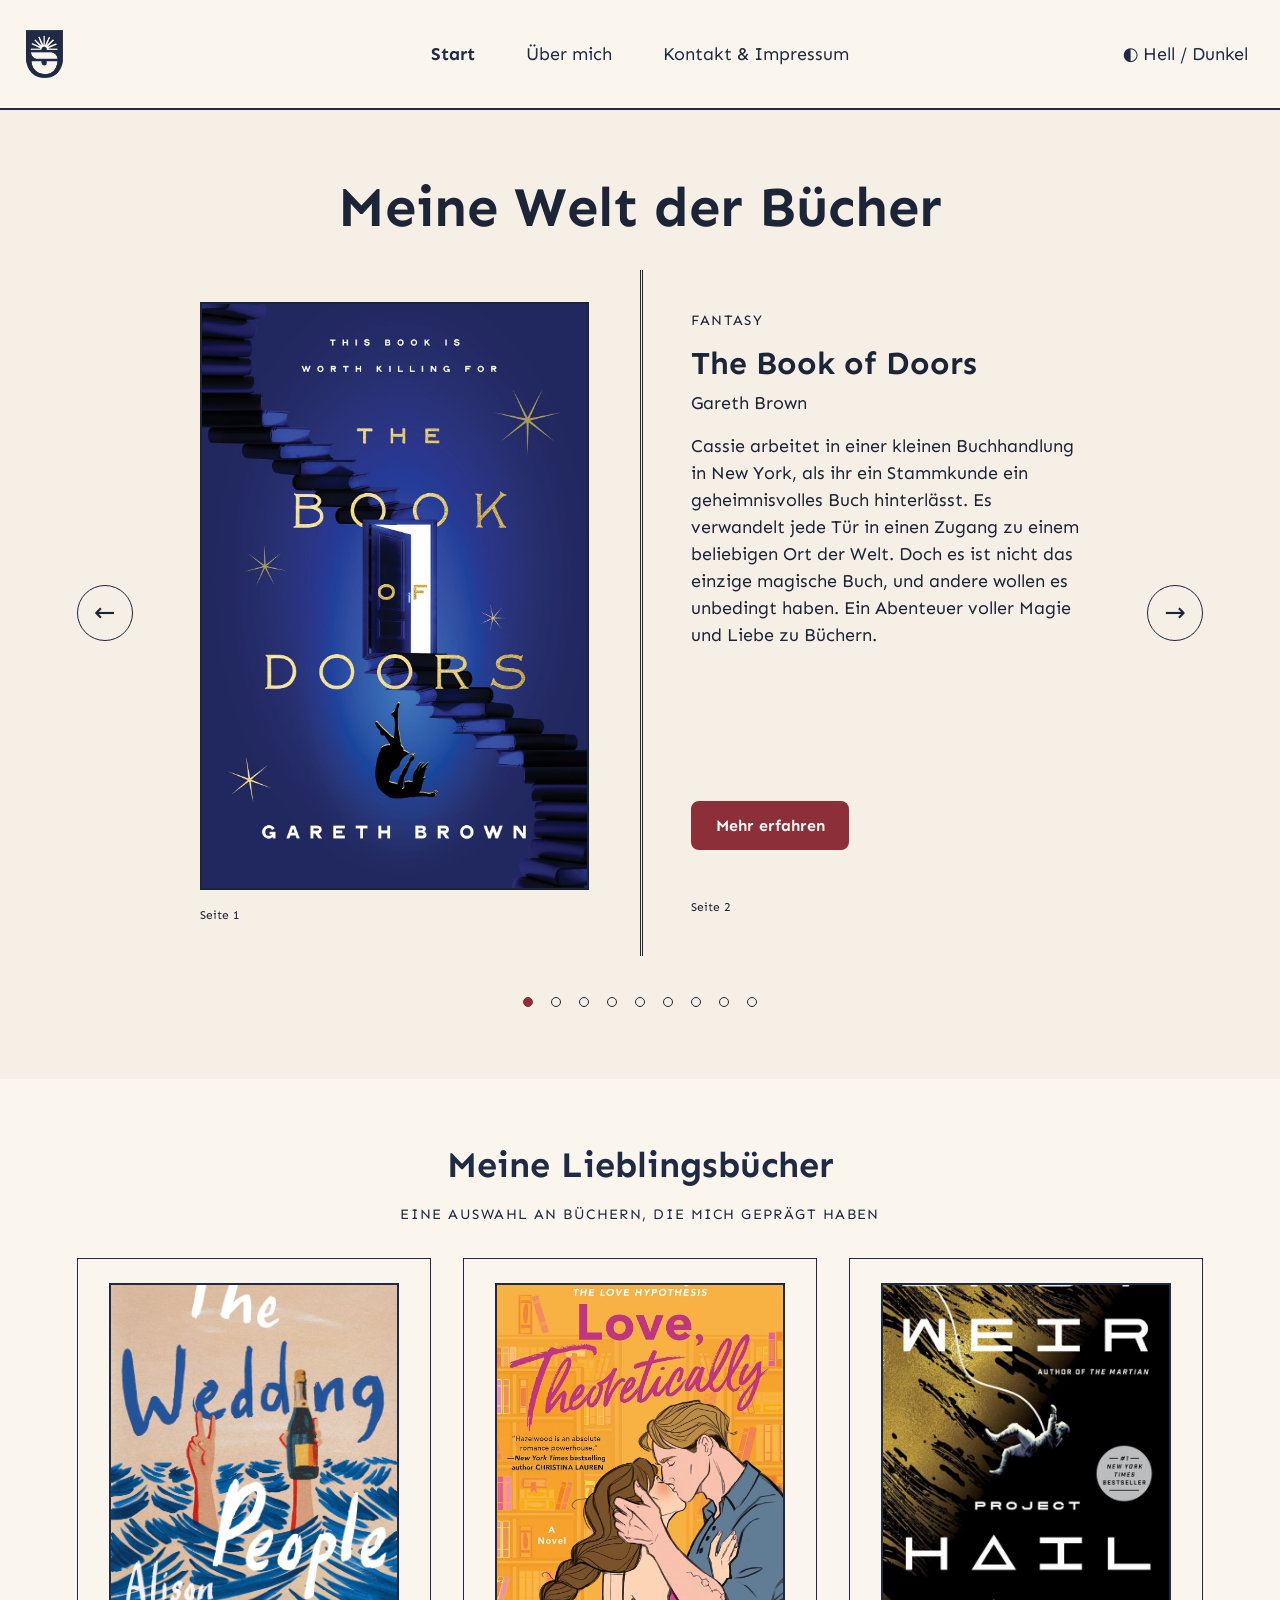
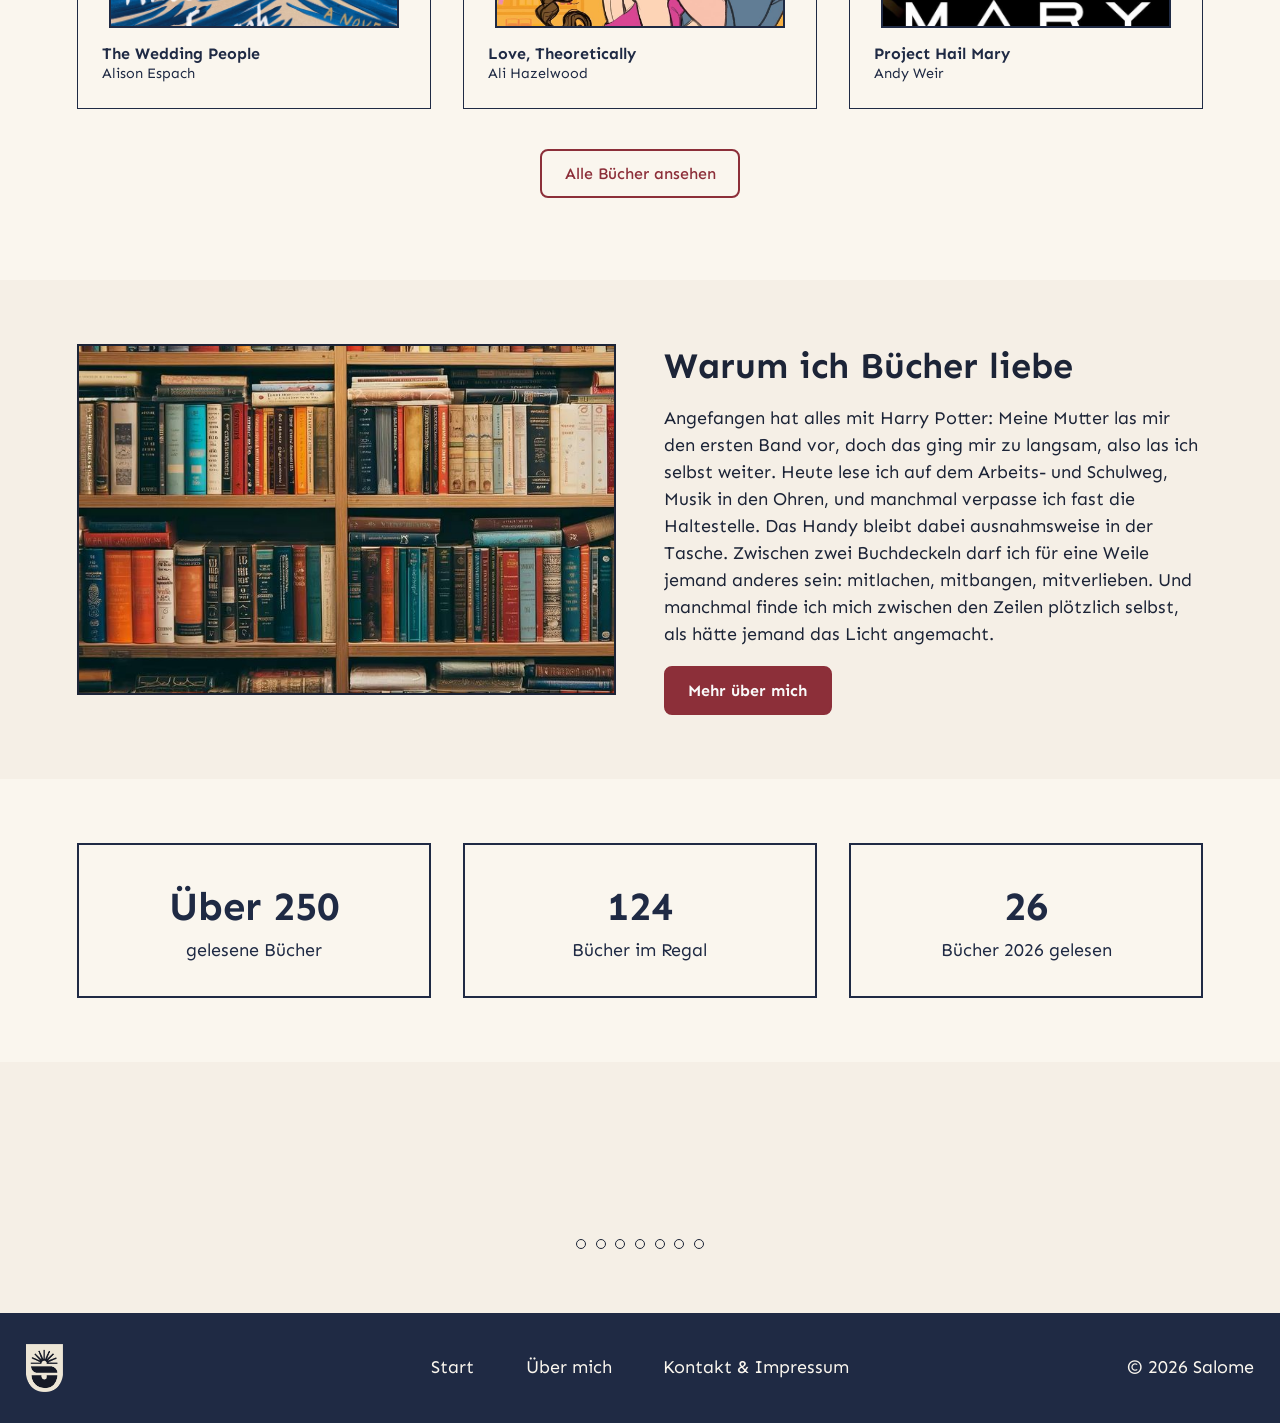
<file: index.html>
<!doctype html>
<html lang="de">
<head>
    <meta charset="UTF-8">
    <meta name="viewport"
          content="width=device-width, user-scalable=no, initial-scale=1.0, maximum-scale=1.0, minimum-scale=1.0">
    <meta http-equiv="X-UA-Compatible" content="ie=edge">
    <link rel="stylesheet" href="css/style.css">
    <script src="js/theme-toggle.js" defer></script>
    <title>Home | Meine Welt der Bücher</title>
</head>

<body>
    <header class="site-header">
        <a class="logo" href="index.html">
            <img class="logo-light" src="img/logo_light_mode.png" alt="Logo von Meiner Welt der Bücher">
            <img class="logo-dark" src="img/logo_dark_mode.png" alt="">
        </a>
        <nav>
            <ul>
                <li>
                    <a href="index.html" aria-current="page">
                        Start
                    </a>
                </li>
                <li>
                    <a href="ueber-mich.html">
                        Über mich
                    </a>
                </li>
                <li>
                    <a href="kontakt-und-impressum.html">
                        Kontakt &amp; Impressum
                    </a>
                </li>
            </ul>
        </nav>
        <button class="theme" id="toggle-theme" type="button">
            &#9680; Hell / Dunkel
        </button>
    </header>
<main>
    <section class="wrap alt">
        <h1 id="h-hero" class="center">
            Meine Welt der Bücher
        </h1>
        <div class="carousel" role="group">
            <div class="track" tabindex="0">
                <article class="slide" id="s1">
                    <a class="arrow prev" href="#s9">
                        &larr;
                    </a>
                    <div class="book">
                        <div class="left">
                            <img class="cover" src="img/the_book_of_doors.jpg" alt="Buchcover von The Book of Doors">
                            <p class="pg">
                                Seite 1
                            </p>
                        </div>
                        <div class="right">
                            <p class="lbl">
                                Fantasy
                            </p>
                            <h2>
                                The Book of Doors
                            </h2>
                            <p>
                                Gareth Brown
                            </p>
                            <p>
                                Cassie arbeitet in einer kleinen Buchhandlung in New York, als ihr ein Stammkunde ein geheimnisvolles Buch hinterlässt. Es verwandelt jede Tür in einen Zugang zu einem beliebigen Ort der Welt. Doch es ist nicht das einzige magische Buch, und andere wollen es unbedingt haben. Ein Abenteuer voller Magie und Liebe zu Büchern.
                            </p>
                            <a class="btn" href="buch-the-book-of-doors.html">
                                Mehr erfahren
                            </a>
                            <p class="pg">
                                Seite 2
                            </p>
                        </div>
                    </div>
                    <a class="arrow next" href="#s2">
                        &rarr;
                    </a>
                    <ul class="dots">
                        <li>
                            <a href="#s1" aria-current="true"></a>
                        </li>
                        <li>
                            <a href="#s2"></a>
                        </li>
                        <li>
                            <a href="#s3"></a>
                        </li>
                        <li>
                            <a href="#s4"></a>
                        </li>
                        <li>
                            <a href="#s5"></a>
                        </li>
                        <li>
                            <a href="#s6"></a>
                        </li>
                        <li>
                            <a href="#s7"></a>
                        </li>
                        <li>
                            <a href="#s8"></a>
                        </li>
                        <li>
                            <a href="#s9"></a>
                        </li>
                    </ul>
                </article>
                <article class="slide" id="s2">
                    <a class="arrow prev" href="#s1">
                        &larr;
                    </a>
                    <div class="book">
                        <div class="left">
                            <img class="cover" src="img/img_glad_my_mom_died.jpg" alt="Buchcover von I’m Glad My Mom Died" loading="lazy">
                            <p class="pg">Seite 3
                            </p>
                        </div>
                        <div class="right">
                            <p class="lbl">
                                Biography
                            </p>
                            <h2>
                                I’m Glad My Mom Died
                            </h2>
                            <p>
                                Jennette McCurdy
                            </p>
                            <p>
                                In ihren Memoiren erzählt Jennette McCurdy von ihrer Kindheit als Schauspielerin im Rampenlicht, unter dem Druck einer übermächtigen Mutter. Sie schreibt ehrlich, mit trockenem Humor und ohne Beschönigung darüber, wie schwer es ist, sich von einem Menschen zu lösen, den man liebt, und wie sie langsam ihre eigene Stimme findet.
                            </p>
                            <a class="btn" href="buch-im-glad-my-mom-died.html">
                                Mehr erfahren
                            </a>
                            <p class="pg">
                                Seite 4
                            </p>
                        </div>
                    </div>
                    <a class="arrow next" href="#s3">
                        &rarr;
                    </a>
                    <ul class="dots">
                        <li>
                            <a href="#s1"></a>
                        </li>
                        <li>
                            <a href="#s2"aria-current="true"></a>
                        </li>
                        <li>
                            <a href="#s3"></a>
                        </li>
                        <li>
                            <a href="#s4"></a>
                        </li>
                        <li>
                            <a href="#s5"></a>
                        </li>
                        <li>
                            <a href="#s6"></a>
                        </li>
                        <li>
                            <a href="#s7"></a>
                        </li>
                        <li>
                            <a href="#s8"></a>
                        </li>
                        <li>
                            <a href="#s9"></a>
                        </li>
                    </ul>
                </article>
                <article class="slide" id="s3">
                    <a class="arrow prev" href="#s2">
                        &larr;
                    </a>
                    <div class="book">
                        <div class="left">
                            <img class="cover" src="img/the_midnight_library.jpg" alt="Buchcover von The Midnight Library" loading="lazy">
                            <p class="pg">
                                Seite 5
                            </p>
                        </div>
                        <div class="right">
                            <p class="lbl">
                                Literary Fiction
                            </p>
                            <h2>
                                The Midnight Library
                            </h2>
                            <p>
                                Matt Haig
                            </p>
                            <p>
                                Nora fühlt sich in ihrem Leben gescheitert. Da findet sie sich in einer Bibliothek zwischen Leben und Tod wieder, in der jedes Buch ein anderes Leben zeigt, das sie hätte führen können. Mit jedem Band stellt sie sich die Frage, was ein gutes Leben ausmacht. Ein tröstlicher Roman über verpasste Chancen und zweite Anfänge.
                            </p>
                            <a class="btn" href="buch-the-midnight-library.html">
                                Mehr erfahren
                            </a>
                            <p class="pg">
                                Seite 6
                            </p>
                        </div>
                    </div>
                    <a class="arrow next" href="#s4">
                        &rarr;
                    </a>
                    <ul class="dots">
                        <li>
                            <a href="#s1"></a>
                        </li>
                        <li>
                            <a href="#s2"></a>
                        </li>
                        <li>
                            <a href="#s3" aria-current="true"></a>
                        </li>
                        <li>
                            <a href="#s4"></a>
                        </li>
                        <li>
                            <a href="#s5"></a>
                        </li>
                        <li>
                            <a href="#s6"></a>
                        </li>
                        <li>
                            <a href="#s7"></a>
                        </li>
                        <li>
                            <a href="#s8"></a>
                        </li>
                        <li>
                            <a href="#s9"></a>
                        </li>
                    </ul>
                </article>
                <article class="slide" id="s4">
                    <a class="arrow prev" href="#s3">
                        &larr;
                    </a>
                    <div class="book">
                        <div class="left">
                            <img class="cover" src="img/the_alchemist.jpg" alt="Buchcover von The Alchemist" loading="lazy">
                            <p class="pg">
                                Seite 7
                            </p>
                        </div>
                        <div class="right">
                            <p class="lbl">
                                Literary Fiction
                            </p>
                            <h2>
                                The Alchemist
                            </h2>
                            <p>
                                Paulo Coelho
                            </p>
                            <p>
                                Der junge Hirte Santiago folgt einem wiederkehrenden Traum und macht sich von Spanien aus auf den Weg nach Ägypten, wo ein Schatz auf ihn warten soll. Unterwegs begegnet er Menschen, die ihn lehren, auf sein Herz zu hören und seiner «Persönlichen Legende» zu folgen. Eine märchenhafte Erzählung über Mut, Träume und den Weg als Ziel.
                            </p>
                            <a class="btn" href="buch-the-alchemist.html">
                                Mehr erfahren
                            </a>
                            <p class="pg">
                                Seite 8
                            </p>
                        </div>
                    </div>
                    <a class="arrow next" href="#s5">
                        &rarr;
                    </a>
                    <ul class="dots">
                        <li>
                            <a href="#s1"></a>
                        </li>
                        <li>
                            <a href="#s2"></a>
                        </li>
                        <li>
                            <a href="#s3"></a>
                        </li>
                        <li>
                            <a href="#s4" aria-current="true"></a>
                        </li>
                        <li>
                            <a href="#s5"></a>
                        </li>
                        <li>
                            <a href="#s6"></a>
                        </li>
                        <li>
                            <a href="#s7"></a>
                        </li>
                        <li>
                            <a href="#s8"></a>
                        </li>
                        <li>
                            <a href="#s9"></a>
                        </li>
                    </ul>
                </article>
                <article class="slide" id="s5">
                    <a class="arrow prev" href="#s4">
                        &larr;
                    </a>
                    <div class="book">
                        <div class="left">
                            <img class="cover" src="img/theo_of_golden.jpg" alt="Buchcover von Theo of Golden" loading="lazy">
                            <p class="pg">
                                Seite 9
                            </p>
                        </div>
                        <div class="right">
                            <p class="lbl">
                                Literary Fiction
                            </p>
                            <h2>
                                Theo of Golden
                            </h2>
                            <p>
                                Allen Levi
                            </p>
                            <p>
                                Der ältere Theo zieht in die kleine Stadt Golden in Georgia, nachdem er im Café gezeichnete Porträts von Einwohnern entdeckt hat. Er kauft die Bilder auf und schenkt sie den Porträtierten zurück. Mit diesen stillen Gesten berührt er das Leben vieler Menschen. Ein warmherziger Roman über Mitgefühl und die Kraft kleiner Taten.
                            </p>
                            <a class="btn" href="buch-theo-of-golden.html">
                                Mehr erfahren
                            </a>
                            <p class="pg">
                                Seite 10
                            </p>
                        </div>
                    </div>
                    <a class="arrow next" href="#s6" aria-label="Nächstes Buch">
                        &rarr;
                    </a>
                    <ul class="dots">
                        <li>
                            <a href="#s1" aria-label="Buch 1"></a>
                        </li>
                        <li>
                            <a href="#s2" aria-label="Buch 2"></a>
                        </li>
                        <li>
                            <a href="#s3" aria-label="Buch 3"></a>
                        </li>
                        <li>
                            <a href="#s4" aria-label="Buch 4"></a>
                        </li>
                        <li>
                            <a href="#s5" aria-label="Buch 5" aria-current="true"></a>
                        </li>
                        <li>
                            <a href="#s6" aria-label="Buch 6"></a>
                        </li>
                        <li>
                            <a href="#s7" aria-label="Buch 7"></a>
                        </li>
                        <li>
                            <a href="#s8" aria-label="Buch 8"></a>
                        </li>
                        <li>
                            <a href="#s9" aria-label="Buch 9"></a>
                        </li>
                    </ul>
                </article>
                <article class="slide" id="s6" aria-label="Buch 6 von 9">
                    <a class="arrow prev" href="#s5" aria-label="Vorheriges Buch">
                        &larr;
                    </a>
                    <div class="book">
                        <div class="left">
                            <img class="cover" src="img/lessons_in_chemistry.jpg" alt="Buchcover von Lessons In Chemistry" loading="lazy">
                            <p class="pg">
                                Seite 11
                            </p>
                        </div>
                        <div class="right">
                            <p class="lbl">
                                Historical Fiction
                            </p>
                            <h2>
                                Lessons In Chemistry
                            </h2>
                            <p>
                                Bonnie Garmus
                            </p>
                            <p>
                                Elizabeth Zott ist in den 1960er-Jahren Chemikerin in einer Männerwelt, die sie nicht ernst nimmt. Als sie unerwartet eine Kochsendung moderiert, behandelt sie Kochen kurzerhand wie Chemie und bringt damit viele Zuschauerinnen zum Nachdenken. Ein witziger, kluger Roman über Wissenschaft, Selbstbestimmung und Liebe.
                            </p>
                            <a class="btn" href="buch-lessons-in-chemistry.html">
                                Mehr erfahren
                            </a>
                            <p class="pg">
                                Seite 12
                            </p>
                        </div>
                    </div>
                    <a class="arrow next" href="#s7" aria-label="Nächstes Buch">
                        &rarr;
                    </a>
                    <ul class="dots">
                        <li>
                            <a href="#s1" aria-label="Buch 1"></a>
                        </li>
                        <li>
                            <a href="#s2" aria-label="Buch 2"></a>
                        </li>
                        <li>
                            <a href="#s3" aria-label="Buch 3"></a>
                        </li>
                        <li>
                            <a href="#s4" aria-label="Buch 4"></a>
                        </li>
                        <li>
                            <a href="#s5" aria-label="Buch 5"></a>
                        </li>
                        <li>
                            <a href="#s6" aria-label="Buch 6" aria-current="true"></a>
                        </li>
                        <li>
                            <a href="#s7" aria-label="Buch 7"></a>
                        </li>
                        <li>
                            <a href="#s8" aria-label="Buch 8"></a>
                        </li>
                        <li>
                            <a href="#s9" aria-label="Buch 9"></a>
                        </li>
                    </ul>
                </article>
                <article class="slide" id="s7" aria-label="Buch 7 von 9">
                    <a class="arrow prev" href="#s6" aria-label="Vorheriges Buch">
                        &larr;
                    </a>
                    <div class="book">
                        <div class="left">
                            <img class="cover" src="img/loved_one.jpg" alt="Buchcover von Loved One" loading="lazy">
                            <p class="pg">
                                Seite 13
                            </p>
                        </div>
                        <div class="right">
                            <p class="lbl">
                                Literary Fiction
                            </p>
                            <h2>
                                Loved One
                            </h2>
                            <p>
                                Aisha Muharrar
                            </p>
                            <p>
                                Als ihr Freund Gabe mit 29 Jahren plötzlich stirbt, reist Julia von Los Angeles über London nach Barcelona, um seine Sachen zurückzuholen. Statt Antworten findet sie neue Fragen, und auch die letzte Frau in Gabes Leben scheint etwas zu verbergen. Ein warmherziger, witziger und zugleich melancholischer Roman über Trauer, Liebe und Selbstfindung.
                            </p>
                            <a class="btn" href="buch-loved-one.html">
                                Mehr erfahren
                            </a>
                            <p class="pg">
                                Seite 14
                            </p>
                        </div>
                    </div>
                    <a class="arrow next" href="#s8" aria-label="Nächstes Buch">
                        &rarr;
                    </a>
                    <ul class="dots">
                        <li><a href="#s1" aria-label="Buch 1"></a></li>
                        <li><a href="#s2" aria-label="Buch 2"></a></li>
                        <li><a href="#s3" aria-label="Buch 3"></a></li>
                        <li><a href="#s4" aria-label="Buch 4"></a></li>
                        <li><a href="#s5" aria-label="Buch 5"></a></li>
                        <li><a href="#s6" aria-label="Buch 6"></a></li>
                        <li><a href="#s7" aria-label="Buch 7" aria-current="true"></a></li>
                        <li><a href="#s8" aria-label="Buch 8"></a></li>
                        <li><a href="#s9" aria-label="Buch 9"></a></li>
                    </ul>
                </article>
                <article class="slide" id="s8" aria-label="Buch 8 von 9">
                    <a class="arrow prev" href="#s7" aria-label="Vorheriges Buch">&larr;</a>
                    <div class="book">
                        <div class="left">
                            <img class="cover" src="img/our_infinite_fates.jpg" alt="Buchcover von Our Infinite Fates" loading="lazy">
                            <p class="pg">Seite 15</p>
                        </div>
                        <div class="right">
                            <p class="lbl">Fantasy</p>
                            <h2>Our Infinite Fates</h2>
                            <p>Laura Steven</p>
                            <p>Evelyn erinnert sich an all ihre früheren Leben und weiss, dass sie in jedem davon vor ihrem 18. Geburtstag ermordet wurde. Diesmal will sie ihre kranke Schwester retten und muss dafür den Feind finden, der sie seit Jahrhunderten verfolgt, ohne sich in ihn zu verlieben. Ein Young-Adult-Roman mit Fantasy und einer Liebesgeschichte über Jahrtausende.</p>
                            <a class="btn" href="buch-our-infinite-fates.html">Mehr erfahren</a>
                            <p class="pg">Seite 16</p>
                        </div>
                    </div>
                    <a class="arrow next" href="#s9">
                        &rarr;
                    </a>
                    <ul class="dots">
                        <li><a href="#s1" aria-label="Buch 1"></a></li>
                        <li><a href="#s2" aria-label="Buch 2"></a></li>
                        <li><a href="#s3" aria-label="Buch 3"></a></li>
                        <li><a href="#s4" aria-label="Buch 4"></a></li>
                        <li><a href="#s5" aria-label="Buch 5"></a></li>
                        <li><a href="#s6" aria-label="Buch 6"></a></li>
                        <li><a href="#s7" aria-label="Buch 7"></a></li>
                        <li><a href="#s8" aria-label="Buch 8" aria-current="true"></a></li>
                        <li><a href="#s9" aria-label="Buch 9"></a></li>
                    </ul>
                </article>
                <article class="slide" id="s9">
                    <a class="arrow prev" href="#s8">&larr;</a>
                    <div class="book">
                        <div class="left">
                            <img class="cover" src="img/the_night_we_met.jpg" alt="Buchcover von The Night We Met" loading="lazy">
                            <p class="pg">Seite 17</p>
                        </div>
                        <div class="right">
                            <p class="lbl">Romance</p>
                            <h2>The Night We Met</h2>
                            <p>Abby Jimenez</p>
                            <p>Larissa und Chris sind enge Freunde und teilen Bücher, Brot und einen etwas verrückten Rescue-Yorkie. Nach einem Konzert fuhr Larissa damals mit Chris' bestem Freund heim, und daraus wurde eine Beziehung. Chris wünscht sich vor allem, dass sie glücklich ist, und schweigt über seine Gefühle. Ein humorvoller Liebesroman voller Sehnsucht.</p>
                            <a class="btn" href="buch-the-night-we-met.html">Mehr erfahren</a>
                            <p class="pg">Seite 18</p>
                        </div>
                    </div>
                    <a class="arrow next" href="#s1" aria-label="Nächstes Buch">&rarr;</a>
                    <ul class="dots">
                        <li><a href="#s1" aria-label="Buch 1"></a></li>
                        <li><a href="#s2" aria-label="Buch 2"></a></li>
                        <li><a href="#s3" aria-label="Buch 3"></a></li>
                        <li><a href="#s4" aria-label="Buch 4"></a></li>
                        <li><a href="#s5" aria-label="Buch 5"></a></li>
                        <li><a href="#s6" aria-label="Buch 6"></a></li>
                        <li><a href="#s7" aria-label="Buch 7"></a></li>
                        <li><a href="#s8" aria-label="Buch 8"></a></li>
                        <li><a href="#s9" aria-label="Buch 9" aria-current="true"></a></li>
                    </ul>
                </article>
            </div>
        </div>
    </section>
    <!-- Abschnitt 2: drei Lieblingsbücher als Karten, dazu Link zur Übersicht -->
    <section class="wrap" aria-labelledby="h-fav">
        <h2 id="h-fav" class="center">
            Meine Lieblingsbücher
        </h2>
        <p class="lbl center lbl-abstand">
            Eine Auswahl an Büchern, die mich geprägt haben
        </p>
        <div class="cards liste">

        <!-- Buchkarte: Cover, Titel (der Link deckt die ganze Karte ab), Autor:in -->
        <article class="card">
            <img class="cover" src="img/the_wedding_people.jpg" alt="Cover von The Wedding People" loading="lazy">
            <h3>
                <a class="stretch" href="buch-the-wedding-people.html">
                    The Wedding People
                </a>
            </h3>
            <p>
                Alison Espach
            </p>
        </article>
        <!-- Buchkarte: Cover, Titel (der Link deckt die ganze Karte ab), Autor:in -->
        <article class="card">
            <img class="cover" src="img/love_theoratically.jpg" alt="Cover von Love, Theoretically" loading="lazy">
            <h3>
                <a class="stretch" href="buch-love-theoretically.html">
                    Love, Theoretically
                </a>
            </h3>
            <p>
                Ali Hazelwood
            </p>
        </article>
        <article class="card">
            <img class="cover" src="img/project_hail_mary.jpg" alt="Cover von Project Hail Mary" loading="lazy">
            <h3>
                <a class="stretch" href="buch-project-hail-mary.html">
                    Project Hail Mary
                </a>
            </h3>
            <p>
                Andy Weir
            </p>
        </article>
        </div>
        <p class="center more">
            <a class="btn ghost" href="alle-buecher.html">Alle Bücher ansehen</a>
        </p>
    </section>

    <!-- Abschnitt 3: "Warum ich Bücher liebe" mit Bild und Text nebeneinander -->
    <section class="wrap alt" aria-label="h-why">
        <div class="split">
            <img class="cover wide" src="img/book_shelf.jpg" alt="Lesen: Bücher und ein ruhiger Platz zum Abtauchen" loading="lazy">
            <div>
                <h2 id="h-why">Warum ich Bücher liebe</h2>
                <p>Angefangen hat alles mit Harry Potter: Meine Mutter las mir den ersten Band vor, doch das ging mir zu langsam, also las ich selbst weiter. Heute lese ich auf dem Arbeits- und Schulweg, Musik in den Ohren, und manchmal verpasse ich fast die Haltestelle. Das Handy bleibt dabei ausnahmsweise in der Tasche. Zwischen zwei Buchdeckeln darf ich für eine Weile jemand anderes sein: mitlachen, mitbangen, mitverlieben. Und manchmal finde ich mich zwischen den Zeilen plötzlich selbst, als hätte jemand das Licht angemacht.</p>
                <a class="btn" href="ueber-mich.html">Mehr über mich</a>
            </div>
        </div>
    </section>

    <!-- Abschnitt 4: Statistik in drei Kästen -->
    <section class="wrap" aria-label="Statistik">
        <div class="stats">
            <p class="stat">
                <strong>
                    Über 250
                </strong>
                    gelesene Bücher
            </p>
            <p class="stat">
                <strong>
                    124
                </strong>
                    Bücher im Regal
            </p>
            <p class="stat">
                <strong>
                    26
                </strong>
                    Bücher 2026 gelesen
            </p>
        </div>
        </div>
    </section>
    <!-- Abschnitt 5: wechselnde Zitate (alle 15 Sekunden, nur CSS-Animation) -->
    <section class="wrap alt">
        <div class="quotes">
            <!-- Zitat 1: --i bestimmt die Startzeit in der CSS-Animation -->
            <figure class="q" style="--i: 0">
                <blockquote>
                    <p>
                        «There is no such thing as a happy place. Because when you are happy, everywhere is a happy place. And when you are sad, everywhere is a sad place.»
                    </p>
                </blockquote>
                <figcaption>
                    Alison Espach, The Wedding People
                </figcaption>
            </figure>
            <!-- Zitat 2: --i bestimmt die Startzeit in der CSS-Animation -->
            <figure class="q" style="--i:1">
                <blockquote>
                    <p>
                        «Do good, bestow kindness, strive for beauty, seek and find the river that leads to life everlasting, and draw from the fountain that never runs dry.»
                    </p>
                </blockquote>
                <figcaption>
                    Allen Levi, Theo of Golden
                </figcaption>
            </figure>
            <!-- Zitat 3: --i bestimmt die Startzeit in der CSS-Animation -->
            <figure class="q" style="--i:2">
                <blockquote>
                    <p>
                        «What’s the point of even having a world if you’re not going to pass it on to the next generation?»
                    </p>
                </blockquote>
                <figcaption>
                    Andy Weir, Project Hail Mary
                </figcaption>
            </figure>
            <!-- Zitat 4: --i bestimmt die Startzeit in der CSS-Animation -->
            <figure class="q" style="--i:3">
                <blockquote>
                    <p>
                        «The only way to learn is to live.»
                    </p>
                </blockquote>
                <figcaption>
                    Matt Haig, The Midnight Library
                </figcaption>
            </figure>
            <!-- Zitat 5: --i bestimmt die Startzeit in der CSS-Animation -->
            <figure class="q" style="--i:4">
                <blockquote>
                    <p>
                        «It’s impossible to have bravery without fear. Bravery is picking up the fear and carrying it alongside you, rather than allowing it to block the path.»
                    </p>
                </blockquote>
                <figcaption>
                    Laura Steven, Our Infinite Fates
                </figcaption>
            </figure>
            <!-- Zitat 6: --i bestimmt die Startzeit in der CSS-Animation -->
            <figure class="q" style="--i:5">
                <blockquote>
                    <p>
                        «One is loved because one is loved. No reason is needed for loving.»
                    </p>
                </blockquote>
                <figcaption>
                    Paulo Coelho, The Alchemist
                </figcaption>
            </figure>
            <!-- Zitat 7: --i bestimmt die Startzeit in der CSS-Animation -->
            <figure class="q" style="--i:6">
                <blockquote>
                    <p>
                        «Not to kill anyone’s buzz, but I’m starting to suspect that life might not always turn out the way you want.»
                    </p>
                </blockquote>
                <figcaption>
                    Ali Hazelwood, Love, Theoretically
                </figcaption>
            </figure>
        </div>
        <!-- Punkte unter dem Zitat (nur Dekoration, daher aria-hidden) -->
        <div class="qdots" aria-hidden="true">
            <span style="--i:0"></span>
            <span style="--i:1"></span>
            <span style="--i:2"></span>
            <span style="--i:3"></span>
            <span style="--i:4"></span>
            <span style="--i:5"></span>
            <span style="--i:6"></span>
        </div>
    </section>
</main>
    <!-- ===== Fusszeile: Logo, Navigation, Copyright ===== -->
<footer class="site-footer">
    <a class="logo" href="index.html">
        <img class="logo-light" src="img/logo_light_mode.png" alt="Logo von Meiner Welt der Bücher">
        <img class="logo-dark" src="img/logo_dark_mode.png" alt="">
    </a>
    <!-- Zweite Navigation, damit man am Seitenende nicht hochscrollen muss -->
    <nav>
        <ul>
            <li>
                <a href="index.html">
                Start</a>
            </li>
            <li>
                <a href="ueber-mich.html">
                    Über mich
                </a>
            </li>
            <li>
                <a href="kontakt-und-impressum.html">
                    Kontakt &amp; Impressum
                </a>
            </li>
        </ul>
    </nav>
    <p>
        &copy; 2026 Salome
    </p>
</footer>
</body>
</html>
</file>
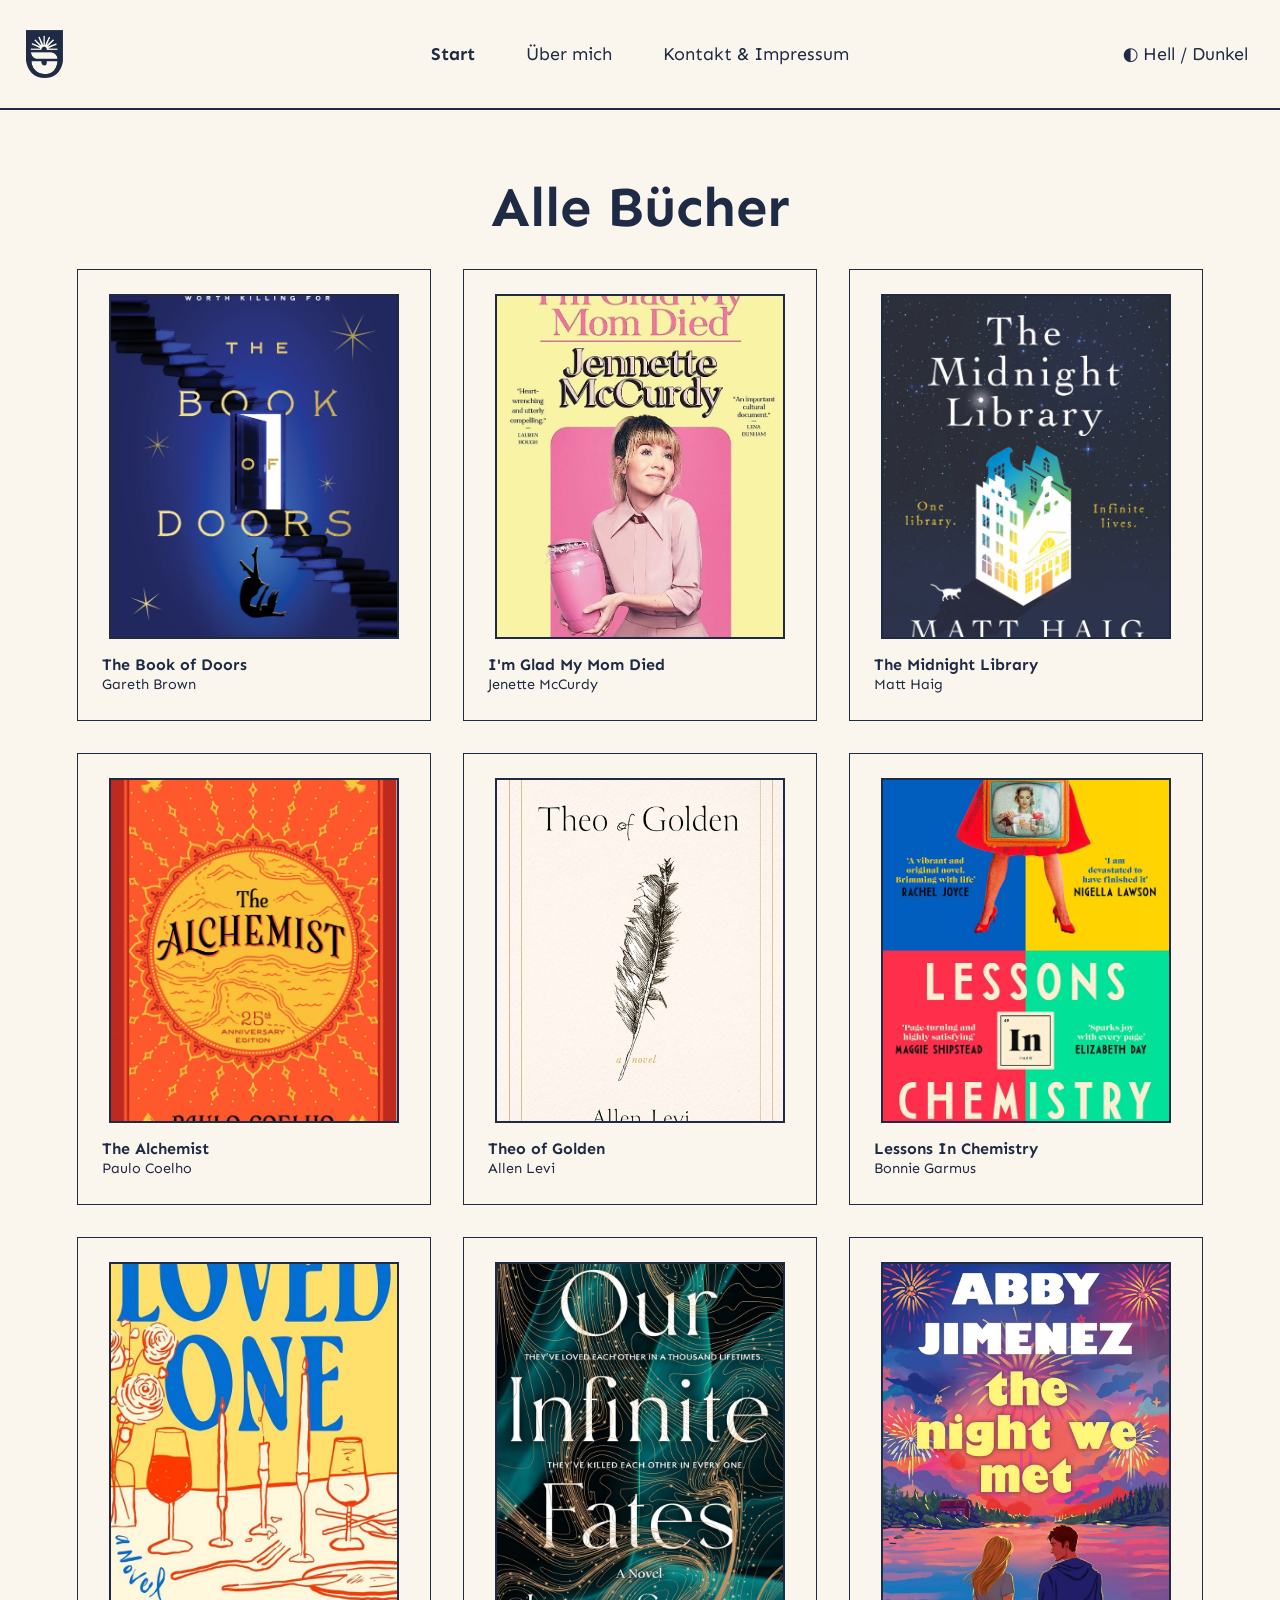
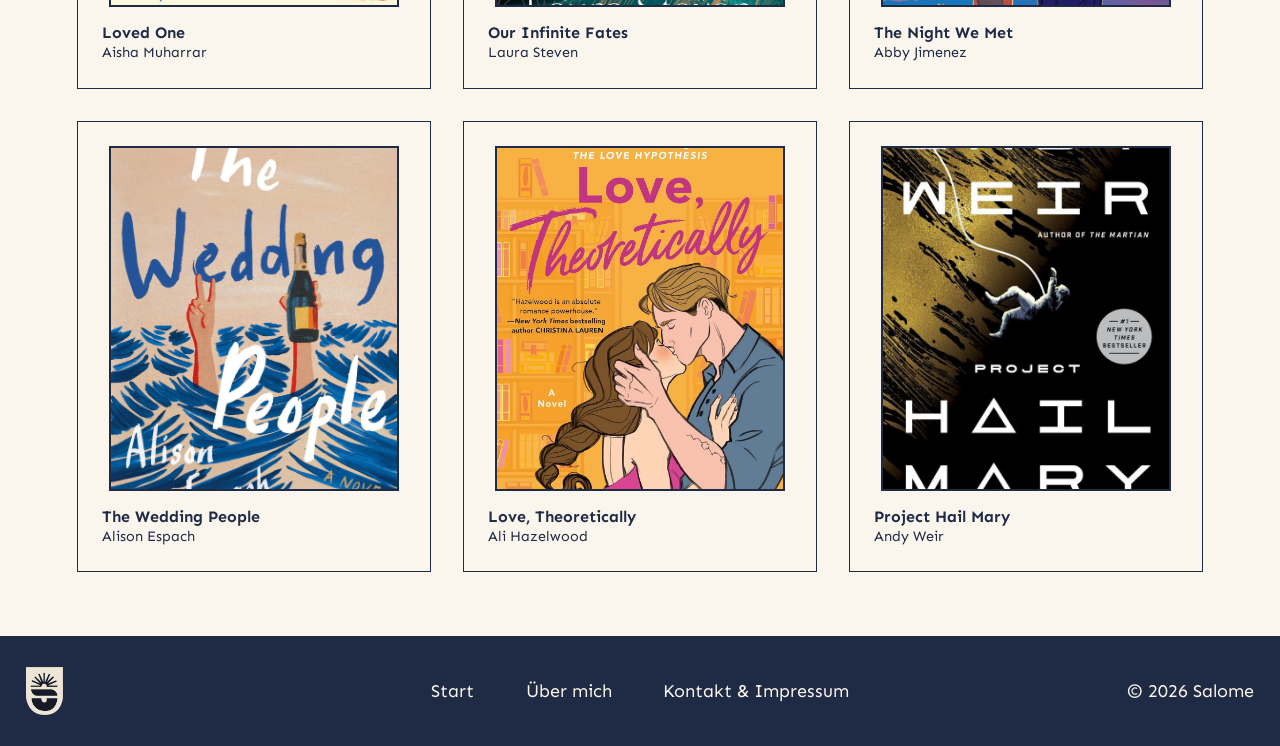
<file: alle-buecher.html>
<!doctype html>
<html lang="de">
<head>
    <meta charset="UTF-8">
    <meta name="viewport"
          content="width=device-width, user-scalable=no, initial-scale=1.0, maximum-scale=1.0, minimum-scale=1.0">
    <meta http-equiv="X-UA-Compatible" content="ie=edge">
    <link rel="stylesheet" href="css/style.css">
    <script src="js/theme-toggle.js" defer></script>
    <title>Alle Bücher | Meine Welt der Bücher</title>
</head>
<body>
<!-- ===== Kopfzeile: Logo, Navigation, Hell/Dunkel-Umschalter ===== -->
<header class="site-header">
    <a class="logo" href="index.html">
        <img class="logo-light" src="img/logo_light_mode.png" alt="Logo von Meiner Welt der Bücher">
        <img class="logo-dark" src="img/logo_dark_mode.png" alt="">
    </a>
    <nav>
        <ul>
            <li>
                <a href="index.html" aria-current="page">
                    Start
                </a>
            </li>
            <li>
                <a href="ueber-mich.html">
                    Über mich
                </a>
            </li>
            <li>
                <a href="kontakt-und-impressum.html">
                    Kontakt &amp; Impressum
                </a>
            </li>
        </ul>
    </nav>
    <button class="theme" id="toggle-theme" type="button">
        &#9680; Hell / Dunkel
    </button>
</header>
<main>
    <!-- Übersicht aller 12 Bücher als Kartenraster; jede Karte führt zur Buchseite -->
    <section class="wrap">
        <h1 id="h-alle" class="center">
            Alle Bücher
        </h1>
        <div class="cards">
            <article class="card">
                <img class="cover" src="img/the_book_of_doors.jpg" alt="Cover von The Book of Doors" loading="lazy">
                <h3>
                    <a class="stretch" href="buch-the-book-of-doors.html">
                        The Book of Doors
                    </a>
                </h3>
                <p>
                    Gareth Brown
                </p>
            </article>
            <article class="card">
                <img class="cover" src="img/img_glad_my_mom_died.jpg" alt="Cover von I'm Glad My Mom Died" loading="lazy">
                <h3>
                    <a class="stretch" href="buch-im-glad-my-mom-died.html">
                        I'm Glad My Mom Died
                    </a>
                </h3>
                <p>
                    Jenette McCurdy
                </p>
            </article>
            <article class="card">
                <img class="cover" src="img/the_midnight_library.jpg" alt="Cover von The Midnight Library" loading="lazy">
                <h3>
                    <a class="stretch" href="buch-the-midnight-library.html">
                        The Midnight Library
                    </a>
                </h3>
                <p>
                    Matt Haig
                </p>
            </article>
            <article class="card">
                <img class="cover" src="img/the_alchemist.jpg" alt="Cover von The Alchemist" loading="lazy">
                <h3>
                    <a class="stretch" href="buch-the-alchemist.html">
                        The Alchemist
                    </a>
                </h3>
                <p>
                    Paulo Coelho
                </p>
            </article>
            <article class="card">
                <img class="cover" src="img/theo_of_golden.jpg" alt="Cover von Theo of Golden" loading="lazy">
                <h3>
                    <a class="stretch" href="buch-theo-of-golden.html">
                        Theo of Golden
                    </a>
                </h3>
                <p>
                    Allen Levi
                </p>
            </article>
            <article class="card">
                <img class="cover" src="img/lessons_in_chemistry.jpg" alt="Cover von Lessons In Chemistry" loading="lazy">
                <h3>
                    <a class="stretch" href="buch-lessons-in-chemistry.html">
                        Lessons In Chemistry
                    </a>
                </h3>
                <p>
                    Bonnie Garmus
                </p>
            </article>
            <article class="card">
                <img class="cover" src="img/loved_one.jpg" alt="Cover von Loved One" loading="lazy">
                <h3>
                    <a class="stretch" href="buch-loved-one.html">
                        Loved One
                    </a>
                </h3>
                <p>
                    Aisha Muharrar
                </p>
            </article>
            <article class="card">
                <img class="cover" src="img/our_infinite_fates.jpg" alt="Cover von Our Infinite Fates" loading="lazy">
                <h3>
                    <a class="stretch" href="buch-our-infinite-fates.html">
                        Our Infinite Fates
                    </a>
                </h3>
                <p>
                    Laura Steven
                </p>
            </article>
            <article class="card">
                <img class="cover" src="img/the_night_we_met.jpg" alt="Cover von The Night We Met" loading="lazy">
                <h3>
                    <a class="stretch" href="buch-the-night-we-met.html">
                        The Night We Met
                    </a>
                </h3>
                <p>
                    Abby Jimenez
                </p>
            </article>
            <article class="card">
                <img class="cover" src="img/the_wedding_people.jpg" alt="Cover von The Wedding People" loading="lazy">
                <h3>
                    <a class="stretch" href="buch-the-wedding-people.html">
                        The Wedding People
                    </a>
                </h3>
                <p>
                    Alison Espach
                </p>
            </article>
            <article class="card">
                <img class="cover" src="img/love_theoratically.jpg" alt="Cover von Love, Theoretically" loading="lazy">
                <h3>
                    <a class="stretch" href="buch-love-theoretically.html">
                        Love, Theoretically
                    </a>
                </h3>
                <p>
                    Ali Hazelwood
                </p>
            </article>
            <article class="card">
                <img class="cover" src="img/project_hail_mary.jpg" alt="Cover von Project Hail Mary" loading="lazy">
                <h3>
                    <a class="stretch" href="buch-project-hail-mary.html">
                        Project Hail Mary
                    </a>
                </h3>
                <p>
                    Andy Weir
                </p>
            </article>
        </div>
    </section>
</main>
<footer class="site-footer">
    <a class="logo" href="index.html">
        <img class="logo-light" src="img/logo_light_mode.png" alt="Logo von Meiner Welt der Bücher">
        <img class="logo-dark" src="img/logo_dark_mode.png" alt="">
    </a>
    <!-- Zweite Navigation, damit man am Seitenende nicht hochscrollen muss -->
    <nav>
        <ul>
            <li>
                <a href="index.html">
                    Start</a>
            </li>
            <li>
                <a href="ueber-mich.html">
                    Über mich
                </a>
            </li>
            <li>
                <a href="kontakt-und-impressum.html">
                    Kontakt &amp; Impressum
                </a>
            </li>
        </ul>
    </nav>
    <p>
        &copy; 2026 Salome
    </p>
</footer>
</body>
</html>
</file>
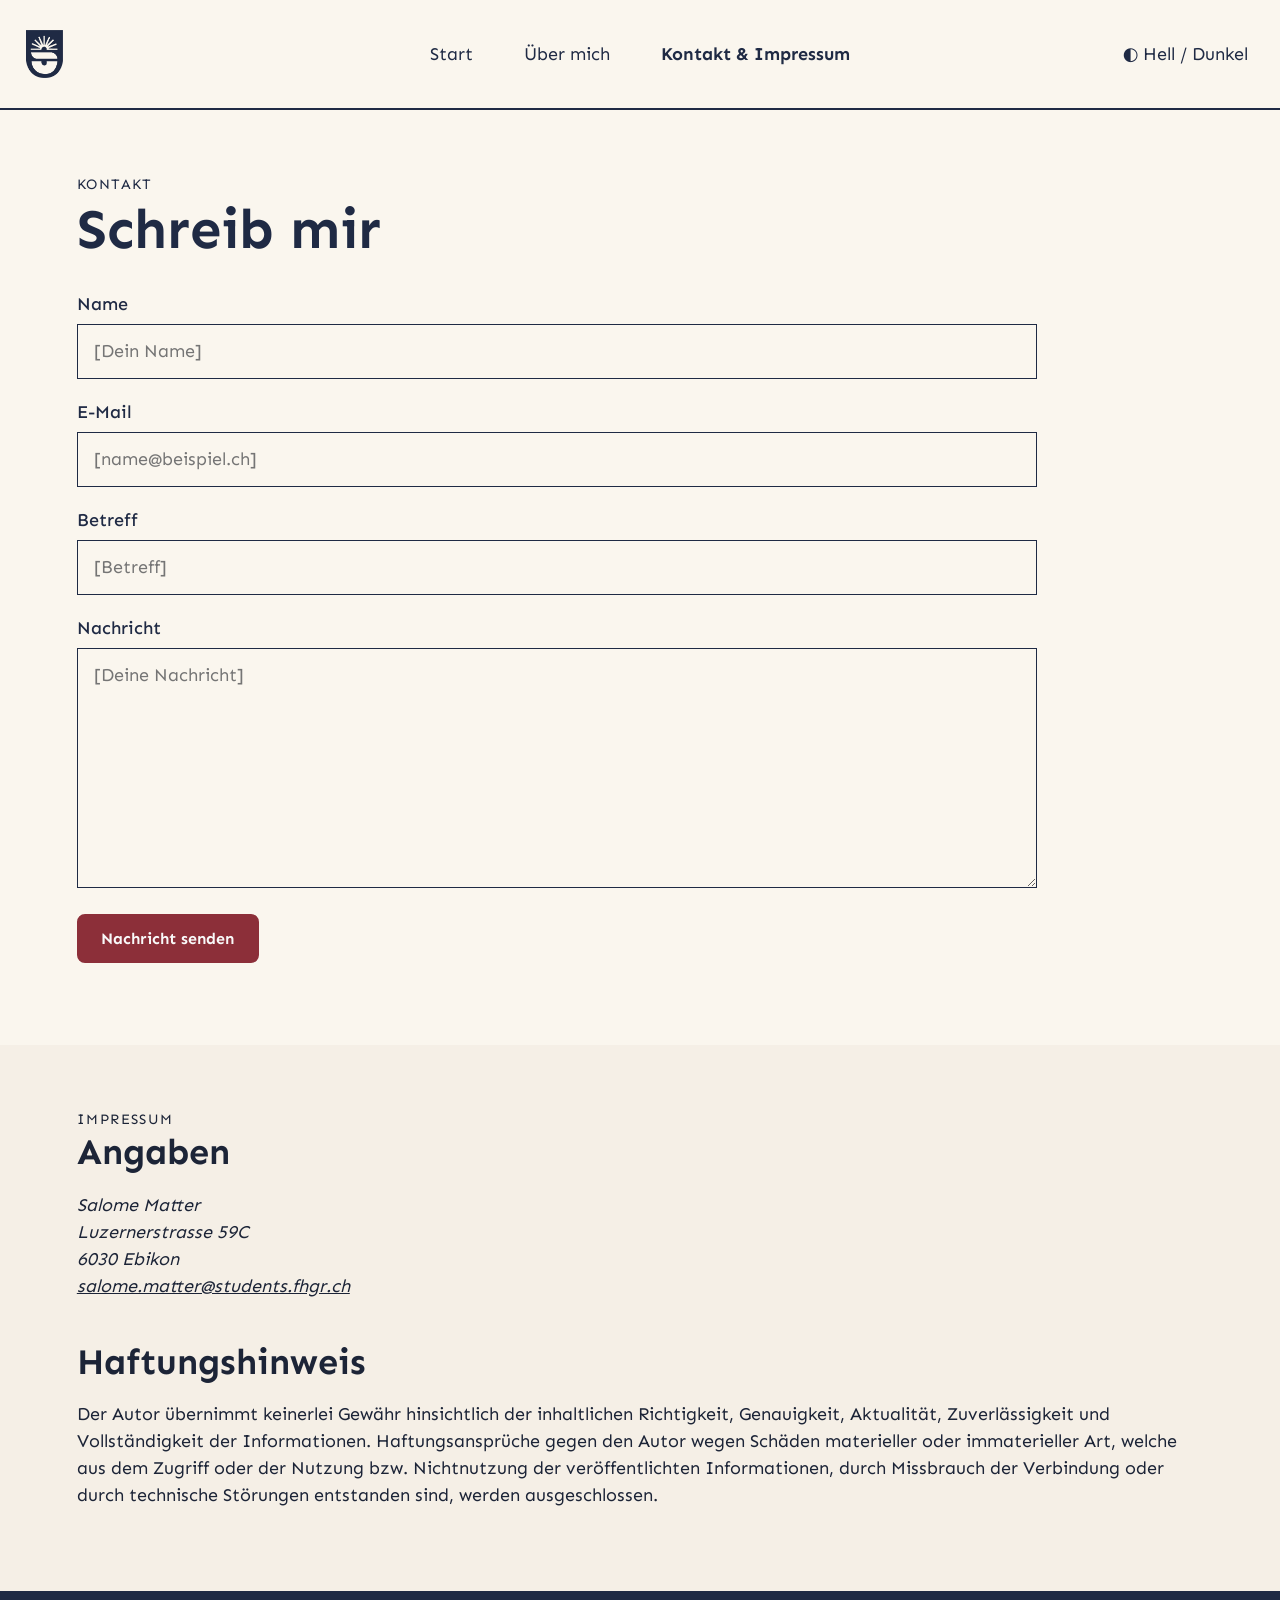
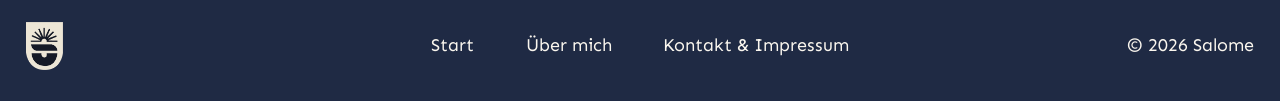
<file: kontakt-und-impressum.html>
<!doctype html>
<html lang="de">
<head>
    <meta charset="UTF-8">
    <meta name="viewport"
          content="width=device-width, user-scalable=no, initial-scale=1.0, maximum-scale=1.0, minimum-scale=1.0">
    <meta http-equiv="X-UA-Compatible" content="ie=edge">
    <link rel="stylesheet" href="css/style.css">
    <script src="js/theme-toggle.js" defer></script>
    <title> Kontakt &amp; Impressum | Meine Welt der Bücher</title>
</head>
<body>
<header class="site-header">
    <a class="logo" href="index.html">
        <img class="logo-light" src="img/logo_light_mode.png" alt="Logo von Meiner Welt der Bücher">
        <img class="logo-dark" src="img/logo_dark_mode.png" alt="">
    </a>
    <nav>
        <ul>
            <li>
                <a href="index.html">
                    Start
                </a>
            </li>
            <li>
                <a href="ueber-mich.html">
                    Über mich
                </a>
            </li>
            <li>
                <a href="kontakt-und-impressum.html" aria-current="page">
                    Kontakt &amp; Impressum
                </a>
            </li>
        </ul>
    </nav>
    <button class="theme" id="toggle-theme" type="button">
        &#9680; Hell / Dunkel
    </button>
</header>
<main>
    <!-- Kontaktformular (ohne Funktion: das Absenden lädt nur die Seite neu).
           for/id verbinden jede Beschriftung mit ihrem Feld -->
    <section class="wrap">
        <p class="lbl">
            Kontakt
        </p>
        <h1 id="h-kontakt">
            Schreib mir
        </h1>
        <form action="kontakt-und-impressum.html" method="get">
            <label for="name">
                Name
            </label>
            <input type="text" id="name" name="name" placeholder="[Dein Name]" required>
            <label for="email">
                E-Mail
            </label>
            <input type="email" id="email" name="email" placeholder="[name@beispiel.ch]" required>
            <label for="betreff">
                Betreff
            </label>
            <input type="text" id="betreff" name="betreff" placeholder="[Betreff]" required>
            <label for="nachricht">
                Nachricht
            </label>
            <textarea id="nachricht" name="nachricht" placeholder="[Deine Nachricht]" required></textarea>
            <p>
                <button class="btn" type="submit">
                    Nachricht senden
                </button>
            </p>
        </form>
    </section>
    <!-- Impressum und Haftungshinweis -->
    <section class="wrap alt impressum" id="impressum">
        <p class="lbl">
            Impressum
        </p>
        <h2 id="h-imp">
            Angaben
        </h2>
        <!-- address: semantisches Element für Kontaktangaben -->
        <address>
            Salome Matter <br>
            Luzernerstrasse 59C <br>
            6030 Ebikon <br>
            <a href="mailto:salome.matter@students.fhgr.ch">
                salome.matter@students.fhgr.ch
            </a>
        </address>
        <h2 class="abstand" id="h-haftung">
            Haftungshinweis
        </h2>
        <p>
            Der Autor übernimmt keinerlei Gewähr hinsichtlich der inhaltlichen Richtigkeit, Genauigkeit, Aktualität, Zuverlässigkeit und Vollständigkeit der Informationen. Haftungsansprüche gegen den Autor wegen Schäden materieller oder immaterieller Art, welche aus dem Zugriff oder der Nutzung bzw. Nichtnutzung der veröffentlichten Informationen, durch Missbrauch der Verbindung oder durch technische Störungen entstanden sind, werden ausgeschlossen.
        </p>
    </section>
</main>
<!-- ===== Fusszeile: Logo, Navigation, Copyright ===== -->
<footer class="site-footer">
    <a class="logo" href="index.html">
        <img class="logo-light" src="img/logo_light_mode.png" alt="Logo von Meiner Welt der Bücher">
        <img class="logo-dark" src="img/logo_dark_mode.png" alt="">
    </a>
    <!-- Zweite Navigation, damit man am Seitenende nicht hochscrollen muss -->
    <nav>
        <ul>
            <li>
                <a href="index.html">
                    Start
                </a>
            </li>
            <li>
                <a href="ueber-mich.html">
                    Über mich
                </a>
            </li>
            <li>
                <a href="kontakt-und-impressum.html">
                    Kontakt &amp; Impressum
                </a>
            </li>
        </ul>
    </nav>
    <p>
        &copy; 2026 Salome
    </p>
</footer>
</body>
</html>
</file>
<file: css/style.css>
@font-face {
    font-family: "Sen";
    src: url("../fonts/Sen-VariableFont_wght.woff2") format("woff2");
}

/* ==========================================================
   Meine Welt der Bücher – Stylesheet
   Aufbau:
   1. Grundeinstellungen und Farben (Hell / Dunkel)
   2. Typografie und allgemeine Elemente
   3. Layout-Bausteine (Abschnitte, Buttons, Labels)
   4. Kopfzeile und Fusszeile (inkl. Logo-Wechsel)
   5. Buch-Karussell (Startseite)
   6. Karten, Bild-Text-Bereich, Statistik
   7. Wechselnde Zitate (reine CSS-Animation)
   8. Buchseiten (Sterne, Zurück-Link)
   9. Kontaktformular
  10. Anpassungen für Bewegung und kleine Bildschirme
   ========================================================== */


/* ---------- 1. Grundeinstellungen und Farben ---------- */

/* Padding und Rahmen werden in die Breite/Höhe eingerechnet,
   damit Elemente nicht breiter werden als angegeben */
*,
::before,
::after {
    box-sizing: border-box;
}

/* Farbvariablen für den Hell-Modus (Standard). */
:root {
    --primary: #8c2f39;           /* Akzentfarbe (Buttons, Punkte, Sterne) */
    --primary-contrast: #f9f9f9;  /* Schrift auf Primary-Flächen */
    --background-light: #faf6ee;  /* Haupthintergrund */
    --background-dark: #f5efe6;   /* zweiter Hintergrund (abgesetzte Abschnitte) */
    --text-light: #1f2a44;        /* Text auf dem Haupthintergrund */
    --text-dark: #1c2437;         /* Text auf dem zweiten Hintergrund */
}

/* Gleiche Variablen mit anderen Werten im Dunkel-Modus.
   Das JavaScript setzt data-theme="dark" am body-Element */
body[data-theme=dark] {
    --primary: #d98a8f;
    --primary-contrast: #f9f9f9;
    --background-light: #161a26;
    --background-dark: #1e2333;
    --text-light: #ede6d6;
    --text-dark: #f5efe6;
}

/* Weiches Scrollen, z. B. beim Blättern im Karussell */
html {
    scroll-behavior: smooth;
}

/* Grundstil der Seite: Schrift, Hintergrund und Textfarbe.
   --bg und --tx sind die "aktuellen" Farben, die Abschnitte
   (siehe .alt) überschreiben können */
body {
    --bg: var(--background-light);
    --tx: var(--text-light);
    margin: 0;
    font-family: Sen,system-ui,sans-serif;
    background: var(--bg);
    color: var(--tx);
    line-height: 1.5;
    font-size: 1.125rem;
}


/* ---------- 2. Typografie und allgemeine Elemente ---------- */

/* Überschriften: eng gesetzt, kleiner Abstand nach unten */
h1,
h2 {
    line-height: 1.2;
    margin: 0 0 .5em;
}

/* Grösse passt sich der Bildschirmbreite an (clamp = min, ideal, max) */
h1 {
    font-size: clamp(2rem,5vw,3.5rem);
}

h2 {
    font-size: clamp(1.5rem,3vw,2.25rem);
}

/* Zwischenüberschriften (z. B. "Mein Rating" auf den Buchseiten) */
h3 {
    font-size: 1.4rem;
    line-height: 1.2;
    margin: 1.5rem 0 .5rem;
}

/* Links übernehmen die Textfarbe der Umgebung */
a {
    color: inherit;
}

/* Listen ohne Punkte (für Navigation und Karussell-Punkte) */
ul {
    list-style: none;
    margin: 0;
    padding: 0;
}

/* Sichtbarer Rahmen, wenn jemand per Tastatur navigiert (Barrierefreiheit) */
:focus-visible {
    outline: 3px solid var(--primary);
    outline-offset: 3px;
}

/* Hilfsklasse: Text zentrieren */
.center {
    text-align: center;
}


/* ---------- 3. Layout-Bausteine ---------- */

/* Ein Abschnitt der Seite mit Luft oben/unten und seitlichem Rand */
.wrap {
    padding: 4rem clamp(1rem,6vw,6rem);
}

/* Abgesetzter Abschnitt: zweiter Hintergrund und zweite Textfarbe */
.alt {
    --bg: var(--background-dark);
    --tx: var(--text-dark);
    background: var(--bg);
    color: var(--tx);
}

/* Schmaler Abschnitt (Zurück-Link auf den Buchseiten):
   wenig Abstand, damit der Link nah am Inhalt sitzt */
.wrap.tight {
    padding-top: 2rem;
    padding-bottom: 0;
}

.wrap.tight + .wrap {
    padding-top: 2rem;
}

/* Kleines Label in Grossbuchstaben (z. B. "KONTAKT", Genre) */
.lbl {
    font-size: .9rem;
    letter-spacing: .1em;
    text-transform: uppercase;
    margin: 0;
}

/* Mehr Luft unter dem Text über den Karten */
.lbl-abstand {
    margin-bottom: 2rem;
}

/* Button: gefüllt in Primary, abgerundete Ecken */
.btn {
    display: inline-block;
    background: var(--primary);
    color: var(--primary-contrast);
    padding: .8rem 1.4rem;
    font: 700 1rem Sen,sans-serif;
    border: 2px solid var(--primary);
    border-radius: 8px;
    text-decoration: none;
    cursor: pointer;
}

/* Zweite Button-Variante: nur Rahmen, kein Hintergrund */
.btn.ghost {
    background: none;
    color: var(--primary);
    border-color: var(--primary);
    font-weight: 500;
}

/* Beim Darüberfahren etwas heller */
.btn:hover {
    filter: brightness(1.15);
}

/* Container für den "Alle Bücher ansehen"-Button */
.more {
    text-align: center;
    margin-top: 2.5rem;
}


/* ---------- 4. Kopfzeile und Fusszeile ---------- */

/* Beide Leisten: drei Spalten (Logo | Navigation | Rechts).
   Die mittlere Spalte passt sich dem Inhalt an, links und rechts
   teilen sich den Rest, so bleibt die Navigation mittig */
.site-header,
.site-footer {
    display: grid;
    grid-template-columns: 1fr auto 1fr;
    align-items: center;
    gap: 1rem;
    padding: 1rem clamp(1rem,2vw,2rem);
    min-height: 110px;
}

/* Linie unter der Kopfzeile */
.site-header {
    border-bottom: 2px solid var(--tx);
}

/* Fusszeile: Farben umgekehrt (Text-Farbe als Hintergrund) –
   im Hell-Modus dunkel, im Dunkel-Modus hell */
.site-footer {
    background: var(--text-light);
    color: var(--background-light);
}

/* Navigation: Links nebeneinander, in der Mitte */
.site-header ul,
.site-footer ul {
    display: flex;
    justify-content: center;
    gap: clamp(1rem,4vw,4rem);
    flex-wrap: wrap;
}

/* Navigationslinks ohne Unterstreichung, mit genug Klickfläche */
.site-header a,
.site-footer a {
    text-decoration: none;
    padding: .5rem 0;
    display: inline-block;
}

/* Hell/Dunkel-Button (Kopfzeile) und Copyright (Fusszeile)
   stehen rechts aussen */
.site-header .theme,
.site-footer p {
    justify-self: end;
}

.site-footer p {
    margin: 0;
}

/* Logo-Link steht links aussen */
.logo {
    font-weight: 700;
    font-size: 1.25rem;
    justify-self: start;
}

/* Seite, auf der man sich gerade befindet: fett */
[aria-current=page] {
    font-weight: 700;
}

/* Der Hell/Dunkel-Umschalter sieht aus wie Text, nicht wie ein Button */
.theme {
    background: none;
    border: 0;
    color: inherit;
    font: inherit;
    cursor: pointer;
    min-height: 44px;
}

/* Logo-Bilder: gleiche Höhe, Breite folgt automatisch */
.logo img {
    height: 48px;
    width: auto;
    display: block;
}

/* --- Logo-Wechsel Hell / Dunkel ---
   Im HTML liegen immer beide Logos. CSS blendet das passende ein.
   Wichtig: ".site-header .logo-dark" ist spezifischer als ".logo img",
   sonst würde "display: block" das Verstecken überschreiben */

/* Kopfzeile, Hell-Modus: nur das helle Logo (das dunkle ist versteckt) */
.site-header .logo-dark {
    display: none;
}

/* Kopfzeile, Dunkel-Modus: nur das dunkle Logo */
body[data-theme=dark] .site-header .logo-light {
    display: none;
}

body[data-theme=dark] .site-header .logo-dark {
    display: block;
}

/* Fusszeile ist umgekehrt gefärbt, deshalb auch das Logo umgekehrt:
   Hell-Modus (dunkler Footer): dunkles Logo */
.site-footer .logo-light {
    display: none;
}

.site-footer .logo-dark {
    display: block;
}

/* Fusszeile, Dunkel-Modus (heller Footer): helles Logo */
body[data-theme=dark] .site-footer .logo-light {
    display: block;
}

body[data-theme=dark] .site-footer .logo-dark {
    display: none;
}


/* ---------- 5. Buch-Karussell (Startseite) ---------- */

.carousel {
    margin-top: 1.5rem;
}

/* Die Spur: alle Slides nebeneinander, seitlich scrollbar.
   scroll-snap sorgt dafür, dass genau ein Slide einrastet.
   Die Scrollleiste ist ausgeblendet */
.track {
    display: flex;
    overflow-x: auto;
    scroll-snap-type: x mandatory;
    scrollbar-width: none;
    scroll-behavior: smooth;
}

.track::-webkit-scrollbar {
    display: none;
}

/* Ein Slide füllt die volle Breite: Pfeil | Buch | Pfeil */
.slide {
    flex: 0 0 100%;
    scroll-snap-align: start;
    display: grid;
    grid-template-columns: auto 1fr auto;
    align-items: center;
    gap: 1rem;
}

/* Runde Pfeil-Buttons zum Blättern */
.arrow {
    display: grid;
    place-items: center;
    width: 56px;
    height: 56px;
    border: 1px solid var(--tx);
    border-radius: 50%;
    text-decoration: none;
    font-size: 1.6rem;
}

/* Das aufgeschlagene Buch: zwei Seiten nebeneinander */
.book {
    display: grid;
    grid-template-columns: 1fr 1fr;
    min-height: 520px;
    position: relative;
}

/* Doppelte Linie in der Mitte = Buchfalz */
.book::after {
    content: "";
    position: absolute;
    left: 50%;
    top: 0;
    bottom: 0;
    border-left: 3px double var(--tx);
}

/* Linke Seite (Cover) und rechte Seite (Text) */
.left,
.right {
    padding: 2rem clamp(1rem,4vw,4rem);
    display: flex;
    flex-direction: column;
}

.right h2 {
    font-size: 2rem;
    margin: .25rem 0 0;
}

.right p {
    margin: .5rem 0;
}

/* Der Button sitzt unten auf der rechten Seite */
.right .btn {
    align-self: flex-start;
    margin-top: auto;
    margin-bottom: 2.5rem;
}

/* Cover-Bild: füllt die Fläche, wird zugeschnitten statt verzerrt */
.cover {
    flex: 1;
    width: 100%;
    min-height: 300px;
    border: 2px solid var(--tx);
    display: block;
    object-fit: cover;
}

.left .cover {
    max-width: 420px;
    margin: 0 auto;
}

/* Kleine Seitenzahl unter Cover bzw. Text */
.pg {
    font-size: .75rem;
    margin: 1rem 0 0;
}

/* Punkte unter dem Buch (einer pro Buch) */
.dots {
    grid-column: 1/-1;
    display: flex;
    justify-content: center;
    gap: .25rem;
    margin-top: 1rem;
}

/* Klickfläche 24 x 24 px (gut antippbar) */
.dots a {
    display: block;
    width: 24px;
    height: 24px;
    position: relative;
}

/* Der sichtbare Kreis in der Klickfläche */
.dots a::after {
    content: "";
    position: absolute;
    inset: 7px;
    border: 1px solid var(--tx);
    border-radius: 50%;
}

/* Aktuelles Buch: Punkt in Primary gefüllt */
.dots a[aria-current=true]::after {
    background: var(--primary);
    border-color: var(--primary);
}


/* ---------- 6. Karten, Bild-Text-Bereich, Statistik ---------- */

/* Raster für Buchkarten: so viele Spalten wie Platz haben (min. 240 px) */
.cards {
    display: grid;
    grid-template-columns: repeat(3,1fr);       /* immer 3 Spalten nebeneinander */
    gap: 2rem;
}

/* Eine Buchkarte mit Rahmen.
   position: relative wird für den Klick-Trick weiter unten gebraucht */
.card {
    position: relative;
    border: 1px solid var(--tx);
    padding: 1.5rem;
    text-align: left;
}
.card:hover {
    background: var(--background-dark);
}

/* Cover in der Karte: Hochformat wie im Figma, mittig, nichts abgeschnitten */
.card .cover {
    flex: none;
    width: 100%;
    max-width: 290px;
    height: auto;
    min-height: 0;             /* neu: hebt die 300 px Mindesthöhe auf */
    aspect-ratio: 290/345;
    margin: 0 auto;
}

.card h3 {
    font-size: 1rem;
    margin: 1rem 0 0;
}

.card p {
    margin: 0;
    font-size: .9rem;
}

/* Klick-Trick: Der Link im Titel wird unsichtbar über die ganze Karte
   gelegt, so ist die ganze Karte anklickbar (und trotzdem nur ein Link) */
.stretch {
    padding: 0;
    text-decoration: none;
}

.stretch::after {
    content: "";
    position: absolute;
    inset: 0;
}

/* Bild und Text nebeneinander (zwei gleich breite Spalten) */
.split {
    display: grid;
    grid-template-columns: 1fr 1fr;
    gap: 3rem;
    align-items: start;
}

/* Bild im Split-Bereich: volle Spaltenbreite, Standard quadratisch */
.split .cover {
    width: 100%;
    height: auto;
    min-height: 0;
    aspect-ratio: 1/1;
}

/* Querformat (Bild "Warum ich Bücher liebe") */
.split .cover.wide {
    aspect-ratio: 707/461;
}

/* Hochformat (Porträt auf "Über mich") */
.split .cover.portrait {
    aspect-ratio: 563/780;
}

/* Statistik: drei Kästen nebeneinander, bei wenig Platz untereinander */
.stats {
    display: grid;
    grid-template-columns: repeat(auto-fit,minmax(220px,1fr));
    gap: 2rem;
}

.stat {
    border: 2px solid var(--tx);
    padding: 2rem;
    text-align: center;
    margin: 0;
}

/* Die grosse Zahl (z. B. "124") über der Beschreibung */
.stat strong {
    display: block;
    font-size: 2.5rem;
}


/* ---------- 7. Wechselnde Zitate (nur CSS, kein JavaScript) ---------- */

/* Alle Zitate liegen übereinander in derselben Rasterzelle */
.quotes {
    display: grid;
    max-width: 44rem;
    margin: 0 auto;
    text-align: center;
}

/* Ein Zitat: zuerst unsichtbar. --i ist die Nummer des Zitats (0–6),
   daraus ergibt sich die Wartezeit: jedes Zitat startet 15 s nach dem
   vorherigen. Eine Runde dauert 7 x 15 s = 105 s */
.q {
    --i: 0;
    grid-area: 1/1;
    margin: 0;
    opacity: 0;
    visibility: hidden;
    animation: qshow 105s infinite;
    animation-delay: calc(var(--i)*15s);
}

.q blockquote {
    margin: 0;
}

.q p {
    font-weight: 700;
    margin: 0 0 .5rem;
}

/* Ablauf eines Zitats: einblenden, stehen lassen, ausblenden, verstecken.
   14,29 % von 105 s entsprechen genau 15 s */
@keyframes qshow {
    0% {
        opacity: 0;
        visibility: visible;
    }
    1.5% {
        opacity: 1;
    }
    13% {
        opacity: 1;
    }
    14.29% {
        opacity: 0;
        visibility: visible;
    }
    14.3%, 100% {
        opacity: 0;
        visibility: hidden;
    }
}

/* Mit der Maus darüber: Zitat bleibt stehen (zum in Ruhe lesen) */
.quotes:hover .q {
    animation-play-state: paused;
}

/* Punkte unter dem Zitat */
.qdots {
    display: flex;
    justify-content: center;
    gap: .6rem;
    margin-top: 1.5rem;
}

/* Jeder Punkt wird genau dann Primary, wenn sein Zitat dran ist */
.qdots span {
    --i: 0;
    width: 10px;
    height: 10px;
    border: 1px solid var(--tx);
    border-radius: 50%;
    animation: qdot 105s infinite;
    animation-delay: calc(var(--i)*15s);
}

@keyframes qdot {
    0%, 14.29% {
        background: var(--primary);
        border-color: var(--primary);
    }
    14.3%, 100% {
        background: none;
        border-color: var(--tx);
    }
}


/* ---------- 8. Buchseiten ---------- */

/* "← Zurück zu allen Büchern" */
.back {
    text-decoration: none;
    font-weight: 500;
}

.back:hover {
    text-decoration: underline;
}

/* Sterne-Bewertung in Primary */
.stars {
    font-size: 2rem;
    margin: 0;
    color: var(--primary);
}

/* Zahl unter den Sternen (z. B. "4.5 / 5") */
.score {
    font-weight: 500;
    font-size: 1.25rem;
    margin: 0 0 1.5rem;
}

/* Kurzer Einleitungssatz im Beschrieb: etwas kräftiger */
.lead {
    font-weight: 500;
}


/* ---------- 9. Kontaktformular ---------- */

form {
    max-width: 60rem;
}

/* Beschriftung über jedem Feld */
label {
    display: block;
    font-weight: 500;
    margin: 1.25rem 0 .4rem;
}

/* Eingabefelder: volle Breite, gleiche Schrift wie die Seite */
input,
textarea {
    width: 100%;
    font: inherit;
    color: inherit;
    background: var(--bg);
    border: 1px solid var(--tx);
    padding: .8rem 1rem;
}

/* Nachrichtenfeld ist höher */
textarea {
    min-height: 240px;
}

/* Impressum darf die volle Breite nutzen */
.impressum {
    max-width: none;
}

/* Mehr Luft über dem Haftungshinweis, zur E-Mail-Adresse darüber */
.abstand {
    margin-top: 2.5rem;
}


/* ---------- 10. Bewegung und kleine Bildschirme ---------- */

/* Wer im Betriebssystem "Bewegung reduzieren" eingestellt hat:
   kein weiches Scrollen, keine Zitat-Animation.
   Stattdessen bleibt das erste Zitat einfach stehen */
@media (prefers-reduced-motion: reduce) {
    html,
    .track {
        scroll-behavior: auto;
    }
    .q,
    .qdots span {
        animation: none;
    }
    .q:first-child {
        opacity: 1;
        visibility: visible;
    }
    .qdots {
        display: none;
    }
}

/* Schmale Bildschirme (Handy, bis 800 px Breite) */
@media (max-width:  800px) {
    /* Karussell: Buch oben, darunter die beiden Pfeile links und rechts */
    .slide {
        grid-template-columns: 1fr 1fr;
    }
    .book {
        grid-column: 1/-1;
        order: -1;
        grid-template-columns: 1fr;
    }
    /* Buchfalz-Linie weglassen, da nur noch eine Spalte */
    .book::after {
        display: none;
    }
    .prev {
        justify-self: start;
    }
    .next {
        justify-self: end;
    }
    /* Bild und Text untereinander statt nebeneinander */
    .split {
        grid-template-columns: 1fr;
    }
    /* "Alle Bücher": zwei Karten nebeneinander */
    .cards {
        grid-template-columns: 1fr 1fr;
        gap: 1rem;
    }
    .stats {
        grid-template-columns: 1fr;
    }
    .card {
        padding: 1rem;
    }

    /* Lieblingsbücher auf der Startseite: Cover links, Titel und Autor daneben */
    .cards.liste {
        grid-template-columns: 1fr;
    }
    .cards.liste .card {
        display: grid;
        grid-template-columns: 100px 1fr;   /* Cover | Text */
        grid-template-rows: auto auto;      /* zwei Zeilen: Titel, Autor */
        column-gap: 1rem;
        row-gap: .25rem;
        align-content: center;
        padding: .75rem;
    }
    /* Cover steht links und geht über beide Zeilen */
    .cards.liste .card .cover {
        grid-column: 1;
        grid-row: 1 / 3;
        width: 100px;
        margin: 0;
    }
    /* Titel rechts oben, Autor direkt darunter */
    .cards.liste .card h3 {
        grid-column: 2;
        grid-row: 1;
        align-self: end;
        margin: 0;
    }
    .cards.liste .card p {
        grid-column: 2;
        grid-row: 2;
        align-self: start;
    }

    /* Kopf- und Fusszeile: alles untereinander und zentriert
       (Logo, Navigation, Hell/Dunkel bzw. Copyright) */
    .site-header,
    .site-footer {
        grid-template-columns: 1fr;
        justify-items: center;
        text-align: center;
        padding-top: 1.5rem;
        padding-bottom: 1.5rem;
    }
    .logo,
    .site-header .theme,
    .site-footer p {
        justify-self: center;
    }

}
</file>
